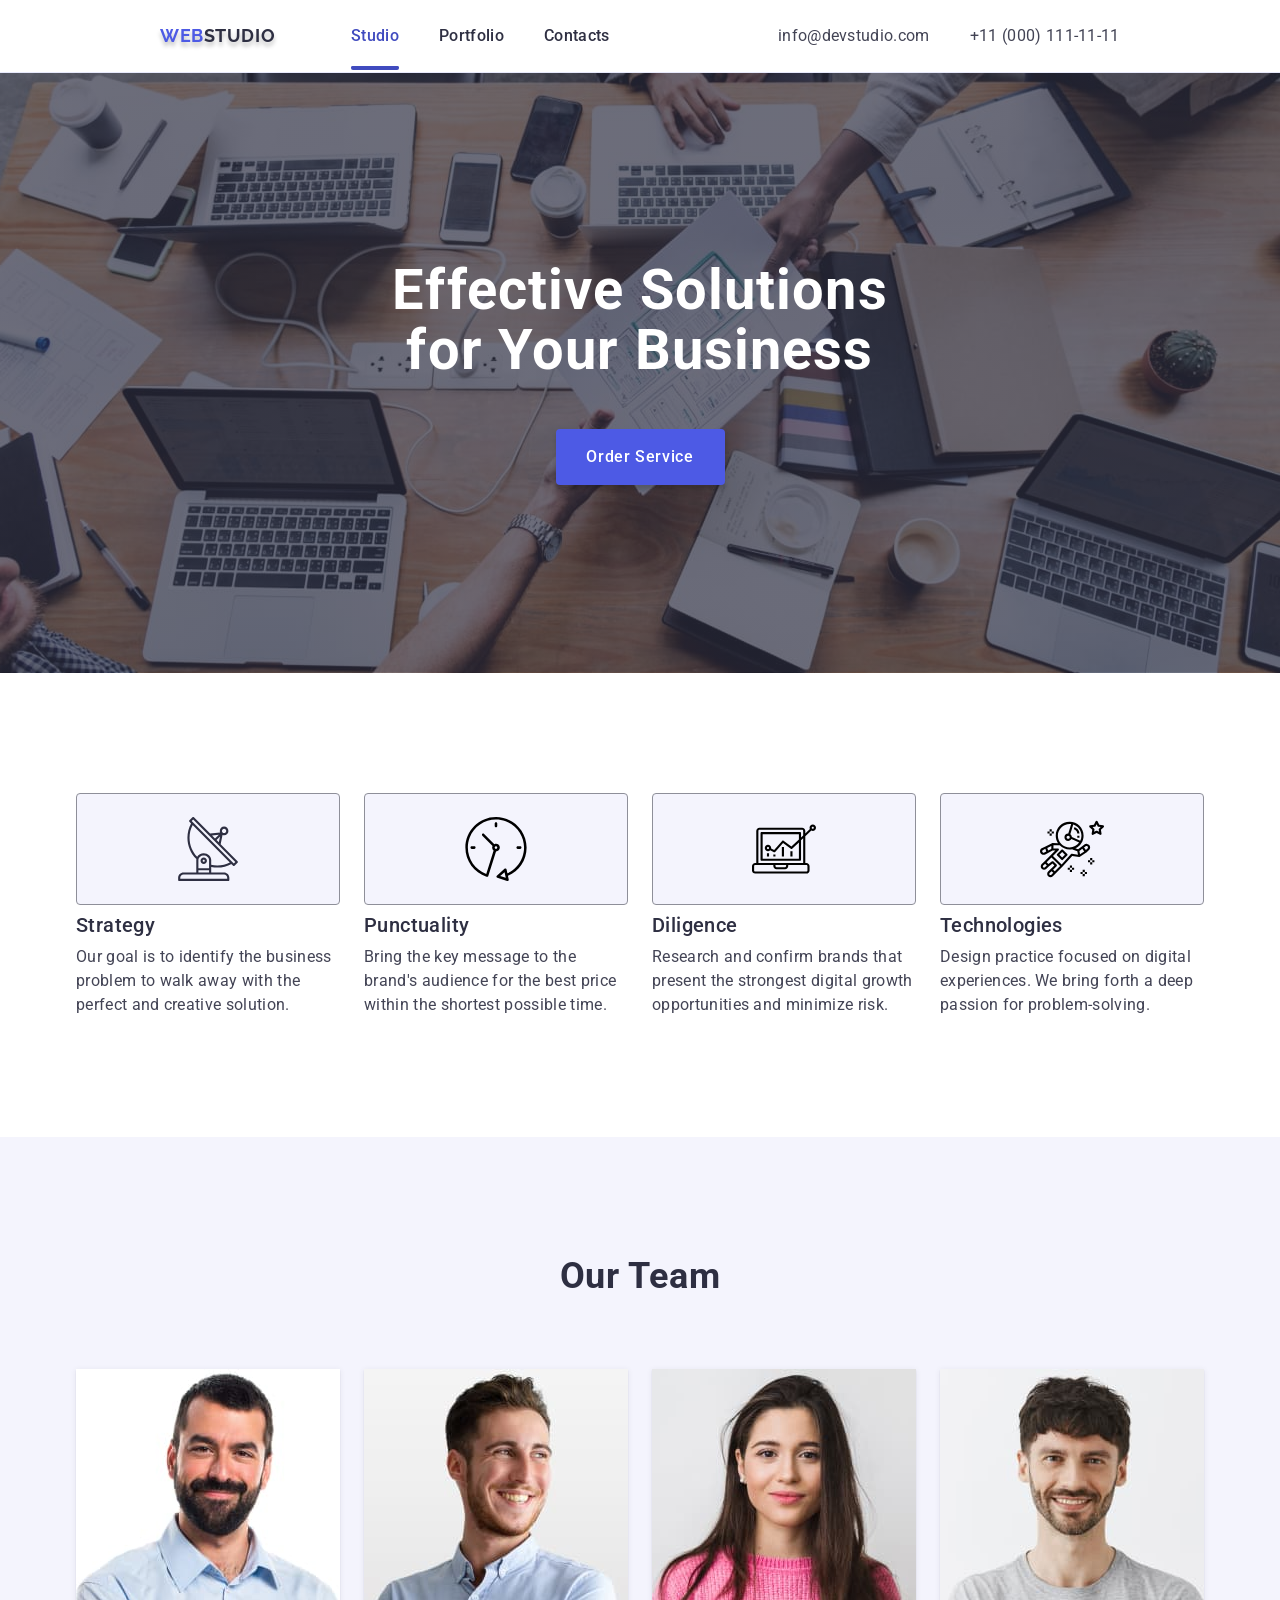
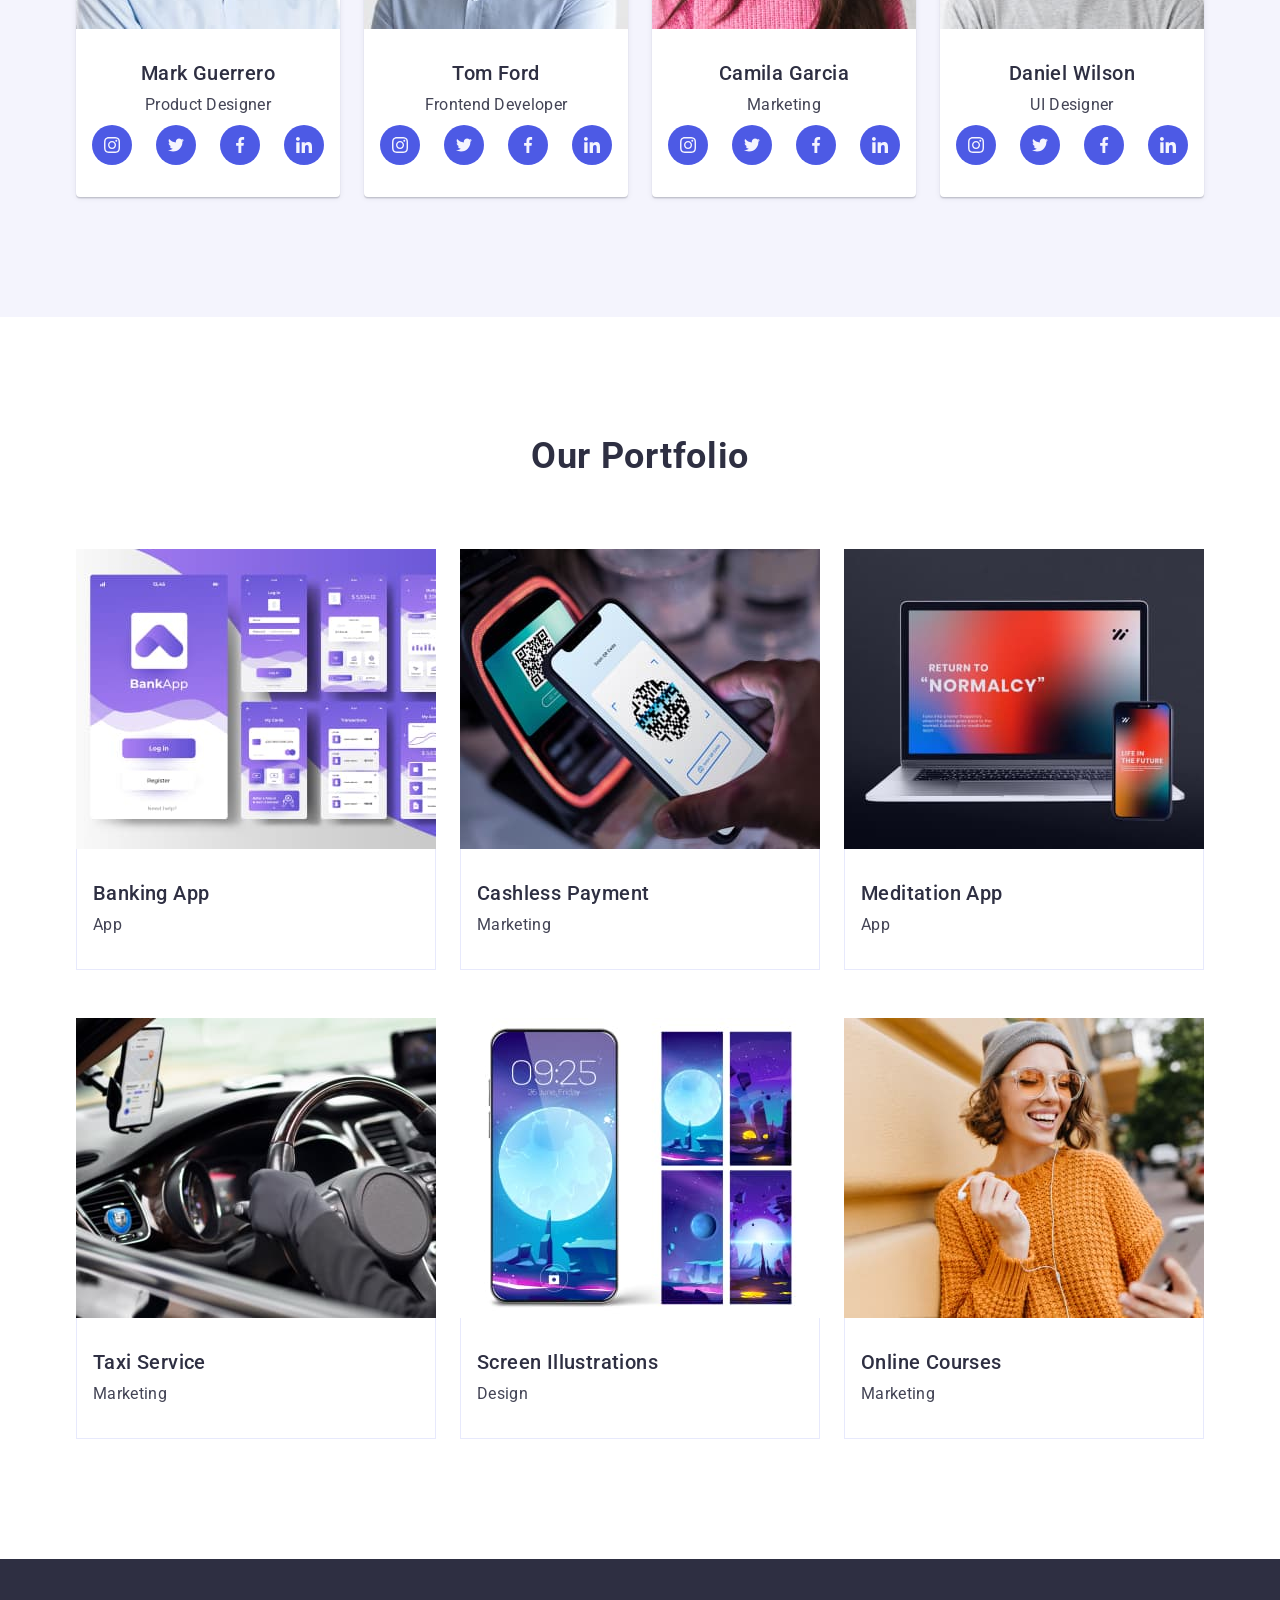
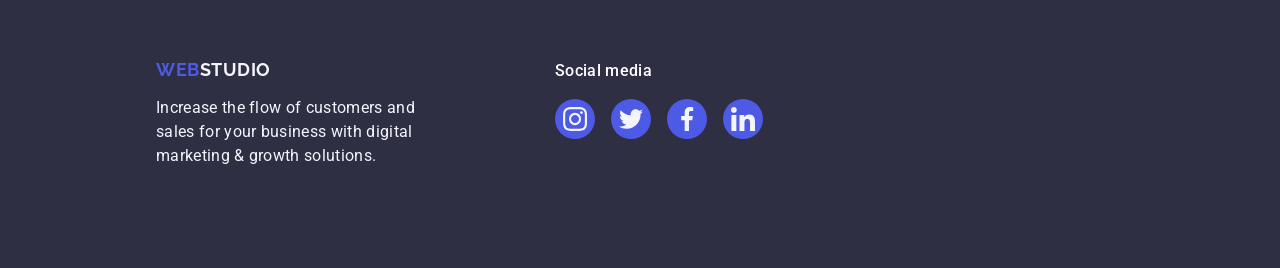
<file: index.html>
<!DOCTYPE html>
<html lang="en">
  <head>
    <meta charset="UTF-8" />
    <meta name="viewport" content="width=device-width, initial-scale=1.0" />
    <link rel="preconnect" href="https://fonts.googleapis.com" />
    <link rel="preconnect" href="https://fonts.gstatic.com" crossorigin />
    <link
      href="https://fonts.googleapis.com/css2?family=Raleway:wght@800&family=Roboto:wght@400;500;700;900&display=swap"
      rel="stylesheet"
    />
    <link rel="stylesheet" href="./modern-normalize.min.css" />
    <link rel="stylesheet" href="./css/styles.css" />
    <title>WEBSTUDIO</title>
  </head>
  <body>
    <header class="header-border">
      <div class="menu container">
        <nav class="menu-box-nav">
          <a class="logo logo-shadow" href="./index.html"
            >Web<span class="color-logo-studio-menu">Studio</span>
          </a>
          <ul class="menu-nav">
            <li class="menu-nav-list">
              <a class="menu-nav-link menu-is-active" href="./index.html"
                >Studio</a
              >
            </li>
            <li class="menu-nav-list">
              <a class="menu-nav-link" href="">Portfolio</a>
            </li>
            <li class="menu-nav-list">
              <a class="menu-nav-link" href="">Contacts</a>
            </li>
          </ul>
        </nav>
        <address class="box-address">
          <ul class="contacts-address">
            <li class="contacts-list">
              <a class="contacts-address-link" href="mailto:info@devstudio.com"
                >info@devstudio.com</a
              >
            </li>
            <li class="contacts-list">
              <a class="contacts-address-link" href="tel:+110001111111"
                >+11 (000) 111-11-11</a
              >
            </li>
          </ul>
        </address>
      </div>
    </header>
    <main>
      <!--Hero-->
      <section class="hero">
        <div class="container">
          <h1 class="hero-header">Effective Solutions for Your Business</h1>
          <button class="hero-btn" type="button">Order Service</button>
        </div>
      </section>
      <!--Feature-->
      <section class="feature">
        <div class="container">
          <h2 class="visually-hidden">Feature</h2>
          <ul class="feature-list">
            <li class="feature-box">
              <div class="background-icon-feature">
                <svg class="icon-feature" width="64" height="64">
                  <use href="./images/icons.svg#iconantenna"></use>
                </svg>
              </div>
              <h3 class="feature-second-header">Strategy</h3>
              <p class="feature-text">
                Our goal is to identify the business problem to walk away with
                the perfect and creative solution.
              </p>
            </li>
            <li class="feature-box">
              <div class="background-icon-feature">
                <svg width="64" height="64">
                  <use href="./images/icons.svg#iconclock"></use>
                </svg>
              </div>
              <h3 class="feature-second-header">Punctuality</h3>
              <p class="feature-text">
                Bring the key message to the brand's audience for the best price
                within the shortest possible time.
              </p>
            </li>
            <li class="feature-box">
              <div class="background-icon-feature">
                <svg width="64" height="64">
                  <use href="./images/icons.svg#icondiagram"></use>
                </svg>
              </div>
              <h3 class="feature-second-header">Diligence</h3>
              <p class="feature-text">
                Research and confirm brands that present the strongest digital
                growth opportunities and minimize risk.
              </p>
            </li>
            <li class="feature-box">
              <div class="background-icon-feature">
                <svg width="64" height="64">
                  <use href="./images/icons.svg#iconastronaut"></use>
                </svg>
              </div>
              <h3 class="feature-second-header">Technologies</h3>
              <p class="feature-text">
                Design practice focused on digital experiences. We bring forth a
                deep passion for problem-solving.
              </p>
            </li>
          </ul>
        </div>
      </section>
      <!--Our Team-->
      <section class="our-team">
        <div class="container">
          <h2 class="our-team-header">Our Team</h2>
          <ul class="our-team-list">
            <li class="our-team-box">
              <img
                src="./images/our-team/markguerrero.jpg"
                alt="Zdjęcie usmiechnietego mężczyzny, ciemne, krótkie włosy i broda w koszuli jasnoniebieskiej"
                width="264"
              />
              <div class="our-team-name-box">
                <h3 class="our-team-second-header">Mark Guerrero</h3>
                <p class="our-team-text">Product Designer</p>
                <ul class="svg-list-our-team">
                  <li class="empty">
                    <a class="svg-link-our-team" href="">
                      <svg class="empty" width="16" height="16">
                        <use href="./images/icons.svg#iconinstagram"></use>
                      </svg>
                    </a>
                  </li>
                  <li class="empty">
                    <a class="svg-link-our-team" href="">
                      <svg class="empty" width="16" height="16">
                        <use href="./images/icons.svg#icontwitter"></use>
                      </svg>
                    </a>
                  </li>
                  <li class="empty">
                    <a class="svg-link-our-team" href="">
                      <svg class="empty" width="16" height="16">
                        <use href="./images/icons.svg#iconfacebook"></use>
                      </svg>
                    </a>
                  </li>
                  <li class="empty">
                    <a class="svg-link-our-team" href="">
                      <svg class="empty" width="16" height="16">
                        <use href="./images/icons.svg#iconlinkedin"></use>
                      </svg>
                    </a>
                  </li>
                </ul>
              </div>
            </li>
            <li class="our-team-box">
              <img
                src="./images/our-team/tomford.jpg"
                alt="Zdjęcie usmiechnietego mężczyzny, ciemno blond, krótkie włosy w koszuli jasnoniebieskiej"
                width="264"
              />
              <div class="our-team-name-box">
                <h3 class="our-team-second-header">Tom Ford</h3>
                <p class="our-team-text">Frontend Developer</p>
                <ul class="svg-list-our-team">
                  <li class="empty">
                    <a class="svg-link-our-team" href="">
                      <svg class="empty" width="16" height="16">
                        <use href="./images/icons.svg#iconinstagram"></use>
                      </svg>
                    </a>
                  </li>
                  <li class="empty">
                    <a class="svg-link-our-team" href="">
                      <svg class="empty" width="16" height="16">
                        <use href="./images/icons.svg#icontwitter"></use>
                      </svg>
                    </a>
                  </li>
                  <li class="empty">
                    <a class="svg-link-our-team" href="">
                      <svg class="empty" width="16" height="16">
                        <use href="./images/icons.svg#iconfacebook"></use>
                      </svg>
                    </a>
                  </li>
                  <li class="empty">
                    <a class="svg-link-our-team" href="">
                      <svg class="empty" width="16" height="16">
                        <use href="./images/icons.svg#iconlinkedin"></use>
                      </svg>
                    </a>
                  </li>
                </ul>
              </div>
            </li>
            <li class="our-team-box">
              <img
                src="./images/our-team/camilagarcia.jpg"
                alt="Zdjęcie kobiety, ciemne, długie włosy w różowym swetrze"
                width="264"
              />
              <div class="our-team-name-box">
                <h3 class="our-team-second-header">Camila Garcia</h3>
                <p class="our-team-text">Marketing</p>
                <ul class="svg-list-our-team">
                  <li class="empty">
                    <a class="svg-link-our-team" href="">
                      <svg class="empty" width="16" height="16">
                        <use href="./images/icons.svg#iconinstagram"></use>
                      </svg>
                    </a>
                  </li>
                  <li class="empty">
                    <a class="svg-link-our-team" href="">
                      <svg class="empty" width="16" height="16">
                        <use href="./images/icons.svg#icontwitter"></use>
                      </svg>
                    </a>
                  </li>
                  <li class="empty">
                    <a class="svg-link-our-team" href="">
                      <svg class="empty" width="16" height="16">
                        <use href="./images/icons.svg#iconfacebook"></use>
                      </svg>
                    </a>
                  </li>
                  <li class="empty">
                    <a class="svg-link-our-team" href="">
                      <svg class="empty" width="16" height="16">
                        <use href="./images/icons.svg#iconlinkedin"></use>
                      </svg>
                    </a>
                  </li>
                </ul>
              </div>
            </li>
            <li class="our-team-box">
              <img
                src="./images/our-team/danielwilson.jpg"
                alt="Zdjęcie usmiechnietego mężczyzny, ciemne, średnie włosy i mały zarost w szarej bluzie"
                width="264"
              />
              <div class="our-team-name-box">
                <h3 class="our-team-second-header">Daniel Wilson</h3>
                <p class="our-team-text">UI Designer</p>
                <ul class="svg-list-our-team">
                  <li class="empty">
                    <a class="svg-link-our-team" href="">
                      <svg class="empty" width="16" height="16">
                        <use href="./images/icons.svg#iconinstagram"></use>
                      </svg>
                    </a>
                  </li>
                  <li class="empty">
                    <a class="svg-link-our-team" href="">
                      <svg class="empty" width="16" height="16">
                        <use href="./images/icons.svg#icontwitter"></use>
                      </svg>
                    </a>
                  </li>
                  <li class="empty">
                    <a class="svg-link-our-team" href="">
                      <svg class="empty" width="16" height="16">
                        <use href="./images/icons.svg#iconfacebook"></use>
                      </svg>
                    </a>
                  </li>
                  <li class="empty">
                    <a class="svg-link-our-team" href="">
                      <svg class="empty" width="16" height="16">
                        <use href="./images/icons.svg#iconlinkedin"></use>
                      </svg>
                    </a>
                  </li>
                </ul>
              </div>
            </li>
          </ul>
        </div>
      </section>
      <!--Our Portfolio-->
      <section class="our-portfolio">
        <div class="container">
          <h2 class="our-portfolio-header">Our Portfolio</h2>
          <ul class="our-portfolio-list">
            <li class="our-portfolio-box">
              <div class="our-portfolio-half-box">
                <img
                  src="./images/our-portfolio/banking-app.jpg"
                  alt="zdjęcia ekranów BankApp"
                  width="360"
                />
                <p class="overlay-text">
                  14 Stylish and User-Friendly App Design Concepts · Task
                  Manager App · Calorie Tracker App · Exotic Fruit Ecommerce App
                  · Cloud Storage App
                </p>
              </div>
              <div class="our-portfolio-border">
                <h3 class="our-portfolio-second-header">Banking App</h3>
                <p class="our-portfolio-text">App</p>
              </div>
            </li>
            <li class="our-portfolio-box">
              <div class="our-portfolio-half-box">
                <img
                  src="./images/our-portfolio/cashless-payment.jpg"
                  alt="płatości telefonem zbliżeniowo"
                  width="360"
                />

                <p class="overlay-text">
                  14 Stylish and User-Friendly App Design Concepts · Task
                  Manager App · Calorie Tracker App · Exotic Fruit Ecommerce App
                  · Cloud Storage App
                </p>
              </div>
              <div class="our-portfolio-border">
                <h3 class="our-portfolio-second-header">Cashless Payment</h3>
                <p class="our-portfolio-text">Marketing</p>
              </div>
            </li>
            <li class="our-portfolio-box">
              <div class="our-portfolio-half-box">
                <img
                  class="img-margin"
                  src="./images/our-portfolio/meditation-app.jpg"
                  alt="laptop i telefon"
                  width="360"
                />

                <p class="overlay-text">
                  14 Stylish and User-Friendly App Design Concepts · Task
                  Manager App · Calorie Tracker App · Exotic Fruit Ecommerce App
                  · Cloud Storage App
                </p>
              </div>
              <div class="our-portfolio-border">
                <h3 class="our-portfolio-second-header">Meditation App</h3>
                <p class="our-portfolio-text">App</p>
              </div>
            </li>
            <li class="our-portfolio-box">
              <div class="our-portfolio-half-box">
                <img
                  src="./images/our-portfolio/taxi-service.jpg"
                  alt="ręce na kierownicy samochodu z włączoną mapą"
                  width="360"
                />

                <p class="overlay-text">
                  14 Stylish and User-Friendly App Design Concepts · Task
                  Manager App · Calorie Tracker App · Exotic Fruit Ecommerce App
                  · Cloud Storage App
                </p>
              </div>
              <div class="our-portfolio-border">
                <h3 class="our-portfolio-second-header">Taxi Service</h3>
                <p class="our-portfolio-text">Marketing</p>
              </div>
            </li>
            <li class="our-portfolio-box">
              <div class="our-portfolio-half-box">
                <img
                  src="./images/our-portfolio/screen-illustractions.jpg"
                  alt="tapety telefonu"
                  width="360"
                />

                <p class="overlay-text">
                  14 Stylish and User-Friendly App Design Concepts · Task
                  Manager App · Calorie Tracker App · Exotic Fruit Ecommerce App
                  · Cloud Storage App
                </p>
              </div>
              <div class="our-portfolio-border">
                <h3 class="our-portfolio-second-header">
                  Screen Illustrations
                </h3>
                <p class="our-portfolio-text">Design</p>
              </div>
            </li>
            <li class="our-portfolio-box">
              <div class="our-portfolio-half-box">
                <img
                  src="./images/our-portfolio/online-courses.jpg"
                  alt="usmiechnięta kobieta z telefonem"
                  width="360"
                />

                <p class="overlay-text">
                  14 Stylish and User-Friendly App Design Concepts · Task
                  Manager App · Calorie Tracker App · Exotic Fruit Ecommerce App
                  · Cloud Storage App
                </p>
              </div>
              <div class="our-portfolio-border">
                <h3 class="our-portfolio-second-header">Online Courses</h3>
                <p class="our-portfolio-text">Marketing</p>
              </div>
            </li>
          </ul>
        </div>
      </section>
    </main>
    <footer class="box-footer">
      <div class="footer-big-box">
        <div class="logo-footer container">
          <a class="logo link-logo-footer" href="./index.html"
            >Web<span class="color-logo-studio-footer">Studio</span></a
          >
          <p class="text-footer-one">
            Increase the flow of customers and sales for your business with
            digital marketing & growth solutions.
          </p>
        </div>
        <div>
          <p class="text-footer-two">Social media</p>
          <ul class="list-svg-footer-sm">
            <li class="empty">
              <a class="svg-footer-sm" href="">
                <svg class="empty" width="24" height="24">
                  <use href="./images/icons.svg#iconinstagram"></use>
                </svg>
              </a>
            </li>
            <li class="empty">
              <a class="svg-footer-sm" href="">
                <svg class="empty" width="24" height="24">
                  <use href="./images/icons.svg#icontwitter"></use>
                </svg>
              </a>
            </li>
            <li class="empty">
              <a class="svg-footer-sm" href="">
                <svg class="empty" width="24" height="24">
                  <use href="./images/icons.svg#iconfacebook"></use>
                </svg>
              </a>
            </li>
            <li class="empty">
              <a class="svg-footer-sm" href="">
                <svg class="empty" width="24" height="24">
                  <use href="./images/icons.svg#iconlinkedin"></use>
                </svg>
              </a>
            </li>
          </ul>
        </div>
      </div>
    </footer>
  </body>
</html>
</file>
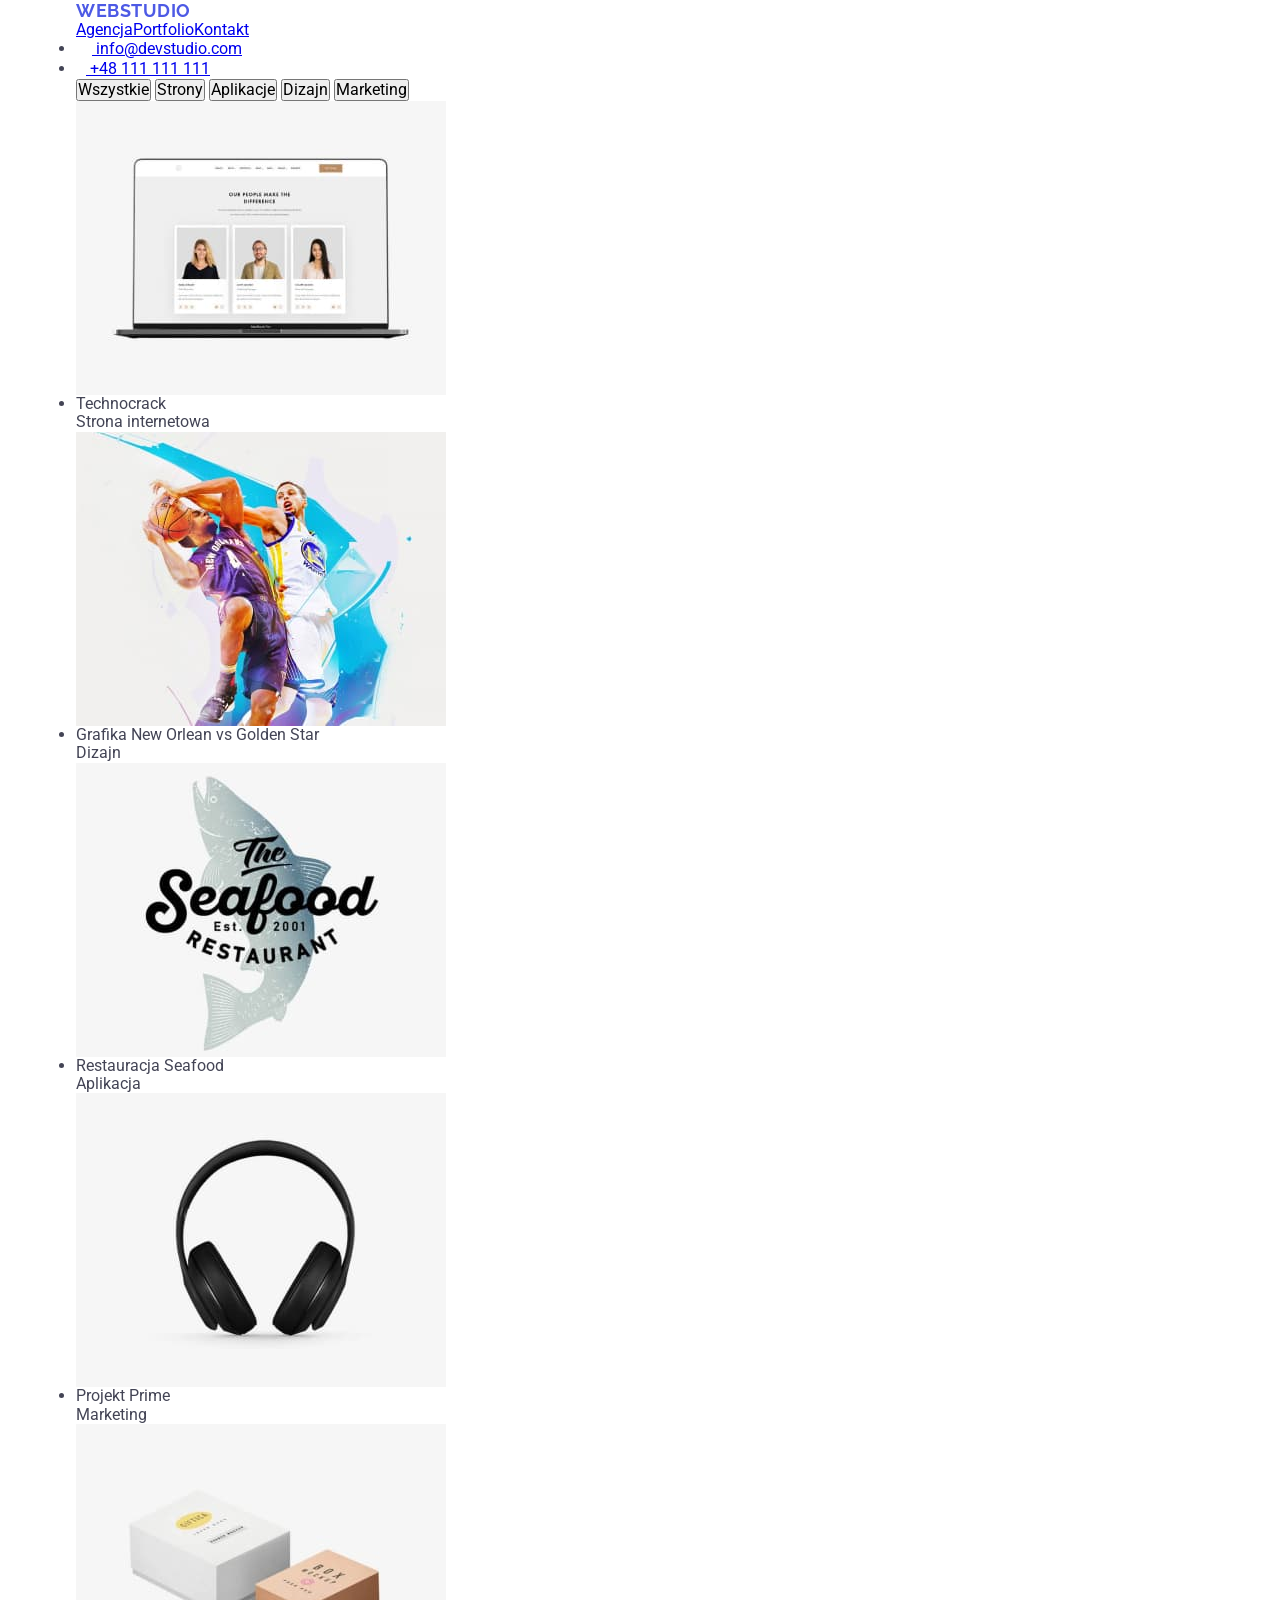
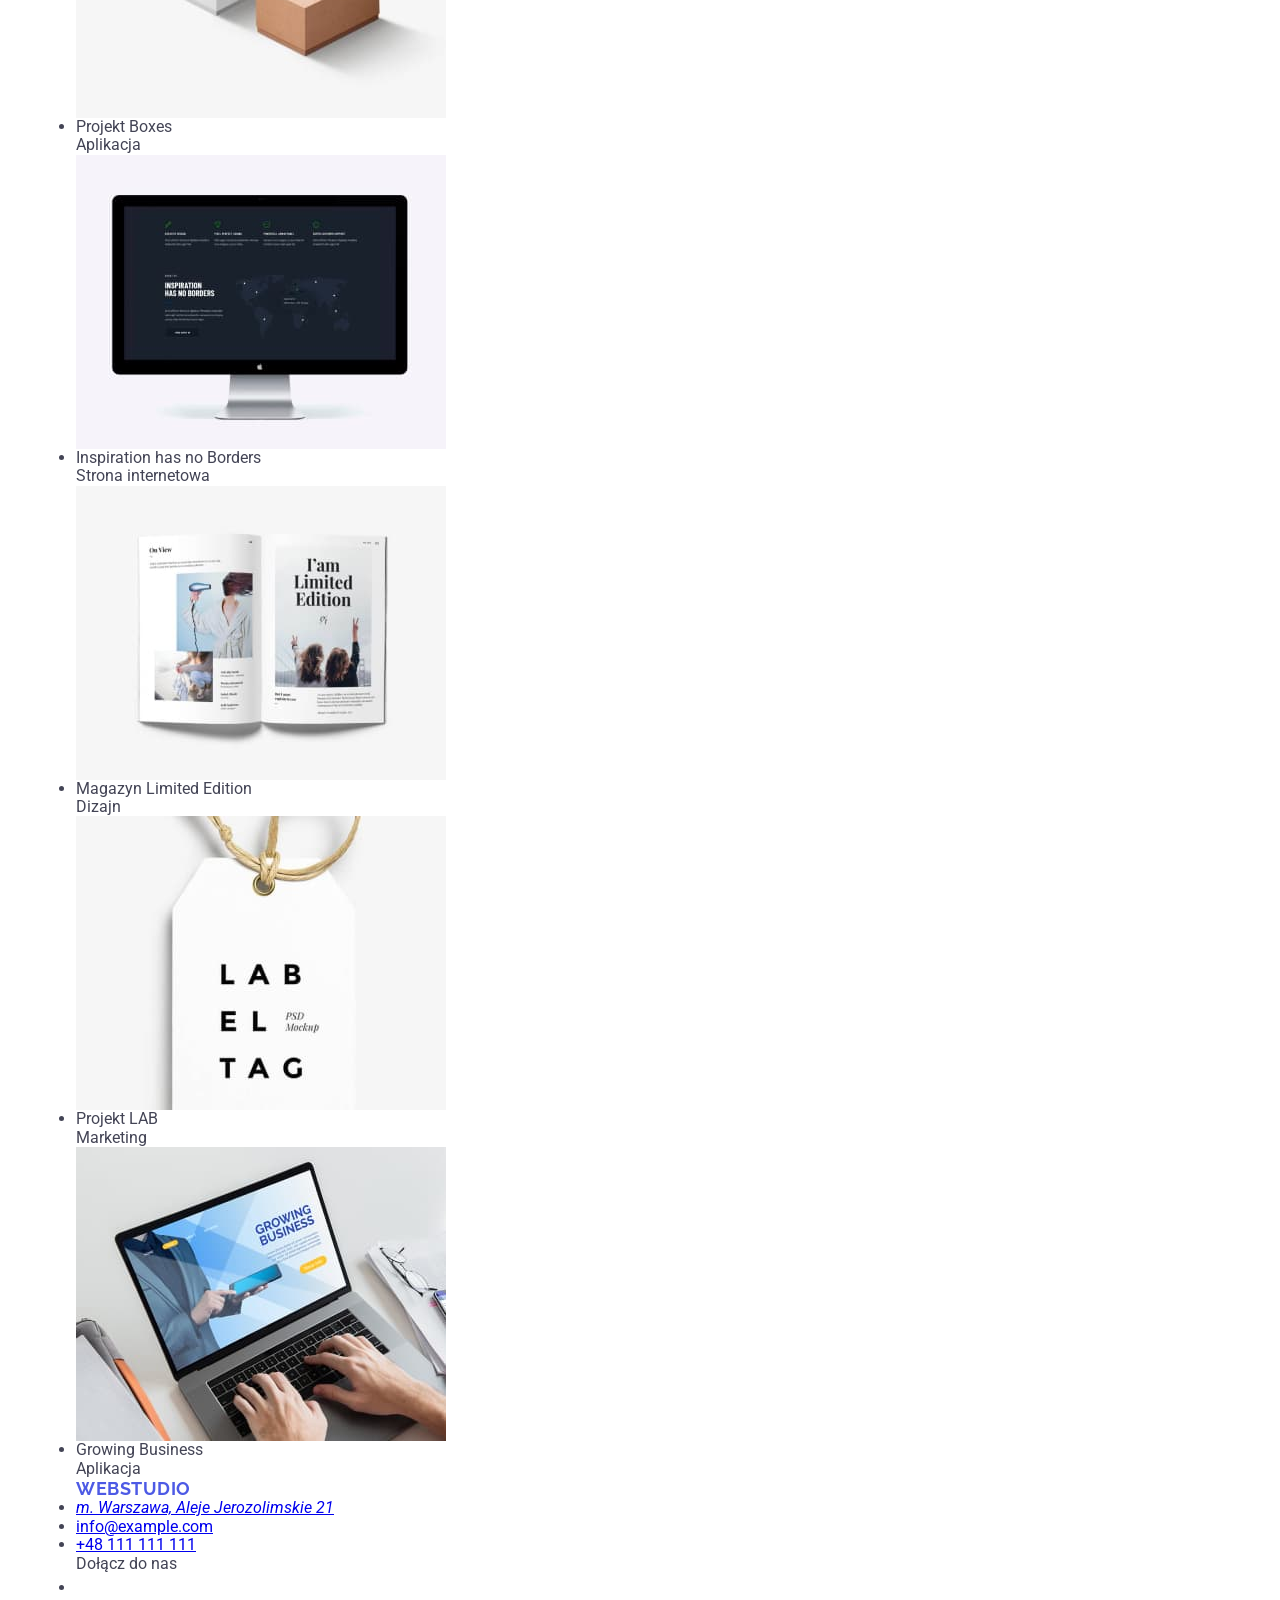
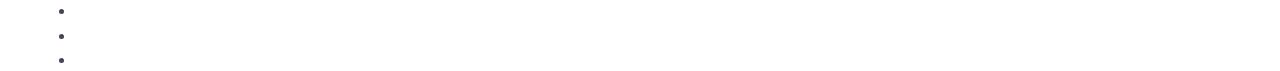
<file: portfolio.html>
<!DOCTYPE html>
<html lang="en">
  <head>
    <meta charset="UTF-8" />
    <meta http-equiv="X-UA-Compatible" content="IE=edge" />
    <meta name="viewport" content="width=device-width, initial-scale=1.0" />
    <title>Portfolio</title>
    <link
      rel="stylesheet"
      href="https://cdnjs.cloudflare.com/ajax/libs/modern-normalize/1.1.0/modern-normalize.min.css"
      integrity="sha512-wpPYUAdjBVSE4KJnH1VR1HeZfpl1ub8YT/NKx4PuQ5NmX2tKuGu6U/JRp5y+Y8XG2tV+wKQpNHVUX03MfMFn9Q=="
      crossorigin="anonymous"
      referrerpolicy="no-referrer"
    />
    <link href="./css/styles.css" rel="stylesheet" />
    <link rel="preconnect" href="https://fonts.googleapis.com" />
    <link rel="preconnect" href="https://fonts.gstatic.com" crossorigin />
    <link
      href="https://fonts.googleapis.com/css2?family=Raleway:wght@700&family=Roboto:wght@400;500;700;900&display=swap"
      rel="stylesheet"
    />
  </head>
  <body>
    <header>
      <section class="border-header">
      <div class="container header-position">
        <a class="logo" href="./index.html"><span class="text-blue">Web</span>Studio</a>
        <nav>
          <ul class="menu-nav">
            <li><a href="./index.html">Agencja</a></li>
            <li><a href="./portfolio.html">Portfolio</a></li>
            <li><a href="#">Kontakt</a></li>
          </ul>
        </nav>
        <ul class="menu-contact">
          <li>
            <a href="mailto:info@devstudio.com">
              <svg class="link-header-icon" width="16" height="12">
                <use href="./images/icons.svg#icon-envelope"></use>
              </svg>
              info@devstudio.com
            </a>
          </li>
          <li>
            <a href="tel:+48111111111">
              <svg class="link-header-icon" width="10" height="16">
                <use href="./images/icons.svg#icon-smartphone"></use>
              </svg>
              +48 111 111 111
            </a>
          </li>
        </ul>
      </div>
    </section>
    </header>
    <main>
      <section class="section container portfolio-list">
        <div class="menu2">
          <button class="portfolio-button" type="button">Wszystkie</button>
          <button class="portfolio-button" type="button">Strony</button>
          <button class="portfolio-button" type="button">Aplikacje</button>
          <button class="portfolio-button" type="button">Dizajn</button>
          <button class="portfolio-button" type="button">Marketing</button>
        </div>
        <div class="portfolio-card">
          <ul>
            <li class="portfolio-card-list">
              <img
                src="./images/portfolio/portfolio1_img.jpg"
                alt="strona internetowa technocrack"
                width="370"
                height="294"
              />
              <div class="card-border">
                <p class="portfolio-main-text">Technocrack</p>
                <p class="portfolio-text">Strona internetowa</p>
              </div>
            </li>
            <li class="portfolio-card-list">
              <img
                src="./images/portfolio/portfolio2_img.jpg"
                alt="Dizajn Grafika New Orlean vs Golden Star"
                width="370"
                height="294"
              />
              <div class="card-border">
                <p class="portfolio-main-text">Grafika New Orlean vs Golden Star</p>
                <p class="portfolio-text">Dizajn</p>
              </div>
            </li>
            <li class="portfolio-card-list">
              <img
                src="./images/portfolio/portfolio3_img.jpg"
                alt="Aplikacja Restauracja Seafood"
                width="370"
                height="294"
              />
              <div class="card-border">
                <p class="portfolio-main-text">Restauracja Seafood</p>
                <p class="portfolio-text">Aplikacja</p>
              </div>
            </li>
            <li class="portfolio-card-list">
              <img
                src="./images/portfolio/portfolio4_img.jpg"
                alt="Marketing Projekt Prime"
                width="370"
                height="294"
              />
              <div class="card-border">
                <p class="portfolio-main-text">Projekt Prime</p>
                <p class="portfolio-text">Marketing</p>
              </div>
            </li>
            <li class="portfolio-card-list">
              <img
                src="./images/portfolio/portfolio5_img.jpg"
                alt="Aplikacja Projekt Boxes"
                width="370"
                height="294"
              />
              <div class="card-border">
                <p class="portfolio-main-text">Projekt Boxes</p>
                <p class="portfolio-text">Aplikacja</p>
              </div>
            </li>
            <li class="portfolio-card-list">
              <img
                src="./images/portfolio/portfolio6_img.jpg"
                alt="Strona internetowa Inspiration has no Borders"
                width="370"
                height="294"
              />
              <div class="card-border">
                <p class="portfolio-main-text">Inspiration has no Borders</p>
                <p class="portfolio-text">Strona internetowa</p>
              </div>
            </li>
            <li class="portfolio-card-list">
              <img
                src="./images/portfolio/portfolio7_img.jpg"
                alt="Dizajn Magazyn Limited Edition"
                width="370"
                height="294"
              />
              <div class="card-border">
                <p class="portfolio-main-text">Magazyn Limited Edition</p>
                <p class="portfolio-text">Dizajn</p>
              </div>
            </li>
            <li class="portfolio-card-list">
              <img
                src="./images/portfolio/portfolio8_img.jpg"
                alt="Marketing Projekt LAB"
                width="370"
                height="294"
              />
              <div class="card-border">
                <p class="portfolio-main-text">Projekt LAB</p>
                <p class="portfolio-text">Marketing</p>
              </div>
            </li>
            <li class="portfolio-card-list">
              <img
                src="./images/portfolio/portfolio9_img.jpg"
                alt="Aplikacja Growing Business"
                width="370"
                height="294"
              />
              <div class="card-border">
                <p class="portfolio-main-text">Growing Business</p>
                <p class="portfolio-text">Aplikacja</p>
              </div>
            </li>
          </ul>
        </div>
      </section>
    </main>
    <footer>
      <section class="footer-box">
        <div class="container footer-block12">
          <div class="footer-block">
            <div class="footer-logo">
              <a class="logo" href="./index.html"><span class="text-blue">Web</span>Studio</a>
            </div>
            <div class="footer-nav-contact">
              <address>
                <ul class="footer-address">
                  <li>
                    <a href="https://goo.gl/maps/KbZr57rCnXVUUgMi8" target="_blank"
                      >m. Warszawa, Aleje Jerozolimskie 21</a
                    >
                  </li>
                </ul>
              </address>
              <ul class="footer-contact">
                <li><a href="mailto:info@example.com">info@example.com</a></li>
                <li><a href="tel:+48111111111">+48 111 111 111</a></li>
              </ul>
            </div>
          </div>
          <div class="footer-block2">
            <div class="join-us">
              <p>Dołącz do nas</p>
              <ul class="list-svg-join-us">
                <li>
                  <a class="svg-joun-us" href="#"
                    ><svg width="20" height="20">
                      <use href="./images/icons.svg#icon-instagram1"></use>
                    </svg>
                  </a>
                </li>
                <li>
                  <a class="svg-joun-us" href="#"
                    ><svg width="20" height="20">
                      <use href="./images/icons.svg#icon-twiitter"></use>
                    </svg>
                  </a>
                </li>
                <li>
                  <a class="svg-joun-us" href="#"
                    ><svg width="20" height="20">
                      <use href="./images/icons.svg#icon-facebook"></use>
                    </svg>
                  </a>
                </li>
                <li>
                  <a class="svg-joun-us" href="#"
                    ><svg width="20" height="20">
                      <use href="./images/icons.svg#icon-linkedin"></use>
                    </svg>
                  </a>
                </li>
              </ul>
            </div>
          </div>
        </div>
      </section>
    </footer>
  </body>
</html>
</file>
<file: css/styles.css>
/*globalne*/
*{
    margin:0;
    padding: 0;
}
body{
    font-family: "Roboto", sans-serif;
    color: #434455;
    background-color: #FFFFFF;
}

img {
    display: block;
}

.container{
    max-width: 1158px;
    margin: 0 auto;
    padding: 0 15px;
}
h1{
    margin: auto;
}

.logo{
    font-family:"Raleway", sans-serif;
    font-weight: 700;
    font-size: 18px;
    line-height: 117%;
    letter-spacing: 0.03em;
    text-transform: uppercase;
    text-decoration: none;
    color: #4d5ae5;
}

.logo-shadow{
    text-shadow: 0 4px 4px rgba(0, 0, 0, 0.25);
    margin-right: 76px;
}
.header-border{
border-bottom: 1px solid #e7e9fc;
box-shadow:0px 2px 1px rgba(46, 47, 66, 0.08), 0px 1px 1px rgba(46, 47, 66, 0.16), 0px 1px 6px rgba(46, 47, 66, 0.08)
}

.visually-hidden {
    position: absolute;
    width: 1px;
    height: 1px;
    margin: -1px;
    border: 0;
    padding: 0;
    white-space: nowrap;
    clip-path: inset(100%);
    clip: rect(0 0 0 0);
    overflow: hidden;
}
/*Menu*/
.menu{
    display: flex;
    justify-content: space-around;
}

.menu-nav-list{
    position: relative;
}
.menu-nav-list > .menu-is-active{
    color: #404bbf;
}

.menu-is-active::after{
    content: '';
    display: inline-block;
    width: 100%;
    left: 0;
    margin-top: 45px;
    position: absolute;
    border-bottom: solid 4px #404bbf;
    bottom: -1px;
    background-color: #404bbf;
    border-radius: 2px
}

.menu-nav-link:hover::after {
    content: '';
    align-items: center;
    display: inline-block;
    width: 100%;
    margin-top: 45px;
    position: absolute;
    left: 0%;
    border-bottom: solid 4px #404bbf;
    border-radius: 2px;
    bottom: -1px;
}

.menu-box-nav {
    display: flex;
    align-items: center;
}
.color-logo-studio-menu{
    color: #2e2f42;
}

.menu-nav{
    list-style-type: none;
    display: flex;
}

.menu-nav-link{
    text-decoration: none;
    color:#2e2f42;
    font-weight: 500;
    line-height: 150%;
    letter-spacing: 0.02em;
    padding: 24px 0;
    position: relative;
    transition: color 250ms cubic-bezier(0.4, 0, 0.2, 1)
}
.menu-nav-list:not(:last-child){
    margin-right: 40px;
}

.menu-nav-link:hover,
.menu-nav-link:focus {
    color: #404bbf;
}

.box-address{
    font-style: normal; 
}

.contacts-address{
    list-style-type: none;
    display: flex;
}
.contacts-list{
    padding: 24px 0;
}
.contacts-list:not(:last-child){
    margin-right: 40px;
}
.contacts-address-link{
    line-height: 150%;
    letter-spacing: 0.02em;
    text-decoration: none;
    color: #434455;
    transition: color 250ms cubic-bezier(0.4, 0, 0.2, 1)
}
.contacts-address-link:hover,
.contacts-address-link:focus {
    color: #404bbf;
}

/* Hero */
.hero{
    background-color: #2e2f42;
    max-width: 1440px;
    text-align: center;
    padding: 188px 0;
    margin: 0 auto; 
}

.hero{
    background-image: linear-gradient(to bottom,
        rgba(46, 47, 66, 0.7),
        rgba(46, 47, 66, 0.7)) ,
    url(../images/hero/people-office.jpg);
    background-size: cover;
    background-repeat: no-repeat;
    background-position: center;
}
.hero-header{
    font-weight: 700;
    font-size: 56px;
    line-height: 107%;
    letter-spacing: 0.02em;
    color: #fff;
    max-width: 496px;
    margin-bottom: 48px;
}
.hero-btn{
    /*box model*/
    display: block;
    margin: 0 auto;

    min-width: 169px;
    height: 56px;
    border: none;
    cursor: pointer;
    background-color: #4d5ae5;
    border-radius: 4px;
    box-shadow: 0 4px 4px 0 rgba(0, 0, 0, 0.15);
    /*text*/
    font-family: "Roboto", sans-serif;
    font-weight: 500;
    font-size: 16px;
    line-height: 150%;
    letter-spacing: 0.04em;
    color: #fff;
    transition-property: background-color;
    transition-duration: 250ms;
    transition-timing-function: cubic-bezier(0.4,0,0.2,1);
}
.hero-btn:hover,
.hero-btn:focus{
    background-color: #404bbf;
}


/*feature*/
.feature{
    margin: auto;
    padding: 120px 0;
}
.feature-list{
    list-style-type: none;
    letter-spacing: 0.02em;
    display: flex;
    justify-content: center;

}
.feature-box{
    width: calc((100% - 72px) / 4 )
    
}
.feature-box:not(:last-child){
    margin-right: 24px;
}
.feature-second-header{
    font-weight: 500;
    font-size: 20px;
    line-height: 120%;
    letter-spacing: 0.02em;
    color: #2e2f42;
    margin-bottom: 8px;
}
.feature-text{
    line-height: 150%;
    color: #434455;
}

.background-icon-feature{
    background-color: #f4f4fd;
    display: flex;
    align-items: center;
    justify-content: center;
    padding-top: 24px;
    padding-bottom: 24px;
    text-align: center;
    border: 1px solid #8e8f99;
    border-radius: 4px;
    height: 112px;
    margin-bottom: 8px;
}

.icon-feature{
    fill: #2e2f42;
}

/*Our Team*/
.our-team{
    background-color: #f4f4fd;
    text-transform: capitalize;
    color: #2e2f42;
    padding: 120px 0;
}
.our-team-header{
    font-weight: 700;
    font-size: 36px;
    line-height: 111%;
    letter-spacing: 0.02em;
    text-align: center;
    margin-bottom: 72px;
}
.our-team-list{
    list-style-type: none;
    display: flex;
    justify-content: center;
    gap: 24px;
}

.our-team-box{
    background-color: #fff;
    width: calc((100% - 72px) / 4);
    border-radius: 0 0 4px 4px;
    box-shadow: 0 2px 1px 0 rgba(46, 47, 66, 0.08), 0 1px 1px 0 rgba(46, 47, 66, 0.16), 0 1px 6px 0 rgba(46, 47, 66, 0.08);
}
.our-team-name-box{
    padding: 32px 0;
}
.our-team-second-header{
    font-weight: 500;
    font-size: 20px;
    line-height: 120%;
    letter-spacing: 0.02em;
    text-align: center;
    margin-bottom: 8px;
}
.our-team-text{
        line-height: 150%;
        letter-spacing: 0.02em;
        text-align: center;
        color: #434455;
        margin-bottom: 8px;
}

.svg-list-our-team{
    list-style: none;
    text-align: center;
    justify-content: center;
    display: flex;
    gap: 24px;
        
}

.svg-link-our-team{
    display: flex;
    align-items: center;
    justify-content: center;
    border-radius: 50%;
    background-color: #4d5ae5;
    fill: #f4f4fd;
    height: 40px;
    width: 40px;
    transition: background-color 250ms cubic-bezier(0.4, 0, 0.2, 1);
}

.svg-list-our-team a:hover,
.svg-list-our-team a:focus{
    background-color: #404bbf;
}



/*Our Portfolio*/
.our-portfolio{
    padding-top: 120px;
    padding-bottom: 120px;
}
.our-portfolio-box{
    background-color: #fff;
    text-transform: capitalize;
    
}

.our-portfolio-border{
    border: 1px solid #e7e9fc;
    padding: 32px 16px;
    border-top: none;
    
}

.our-portfolio-header{
    font-weight: 700;
    font-size: 36px;
    line-height: 111%;
    letter-spacing: 0.02em;
    text-align: center;
    color: #2e2f42;
    margin-bottom: 72px;
    
}
.our-portfolio-list{
    list-style-type: none;
    display: flex;
    flex-wrap: wrap; 
    justify-content: center;
    column-gap: 24px;
    row-gap: 48px;
}

.our-portfolio-half-box{
    position: relative;
    overflow: hidden;
}

.our-portfolio-text{
        line-height: 150%;
        letter-spacing: 0.02em;
        color: #434455;
}
.our-portfolio-second-header{
    font-weight: 500;
    font-size: 20px;
    line-height: 120%;
    letter-spacing: 0.02em;
    color: #2e2f42;
    margin-bottom: 8px;
}

.our-portfolio-box:hover{
    cursor: pointer;
    box-shadow: 0 2px 1px 0 rgba(46, 47, 66, 0.08), 0 1px 1px 0 rgba(46, 47, 66, 0.16), 0 1px 6px 0 rgba(46, 47, 66, 0.08);
    
}

.our-portfolio-box {
    width: calc((100% - 48px) / 3);
    transition: box-shadow 250ms cubic-bezier(0.4, 0, 0.2, 1)
}


.overlay-text {
    position: absolute;
    top: 0;
    left: 0;
    z-index: -1;
    color: #f4f4fd;
    font-size: 16px;
    line-height: 150%;
    letter-spacing: 0.02em;
    padding:40px 32px;
    font-weight: 400;
    background-color: #4d5ae5;
    transform: translateY(100%);
    height: 100%;
    width: 100%;
    transition: transform 250ms cubic-bezier(0.4, 0, 0.2, 1)
}

.our-portfolio-box:hover .overlay-text {
    transform: translateY(0);
    z-index: 1;
    transition: transform 250ms cubic-bezier(0.4, 0, 0.2, 1)
    
}
/*FOOTER*/
.box-footer {
    background-color: #2e2f42;
    padding: 100px 0;
}

.footer-big-box{
    display: flex;
    align-items: baseline;
}

.color-logo-studio-footer {
    color: #f4f4fd;
}

.text-footer-one{
        line-height: 1.5;
        letter-spacing: 0.02em;
        color: #f4f4fd;
        max-width: 264px; 
}

.text-footer-two{
        font-weight: 500;
        line-height: 150%;
        letter-spacing: 0.02em;
        color: #fff;
        margin-bottom: 16px;
}

.logo-footer{
    padding-left: 156px;
    margin-left: 0;
    margin-right: 120px;
}

.link-logo-footer{
    display: inline-block;
    margin-bottom: 16px;
}

.list-svg-footer-sm{
    list-style: none;
    text-align: center;
    justify-content: left;
    display: flex;
    gap: 16px;
}

.svg-footer-sm{
    display: flex;
    align-items: center;
    justify-content: center;
    border-radius: 50%;
    background-color: #4d5ae5;
    fill: #f4f4fd;
    height: 40px;
    width: 40px;
}

.list-svg-footer-sm a:hover,
.list-svg-footer-sm a:focus{
    background-color: #31d0aa;
}

.svg-footer-sm{
    transition: background-color 250ms cubic-bezier(0.4, 0, 0.2, 1);
}
</file>
